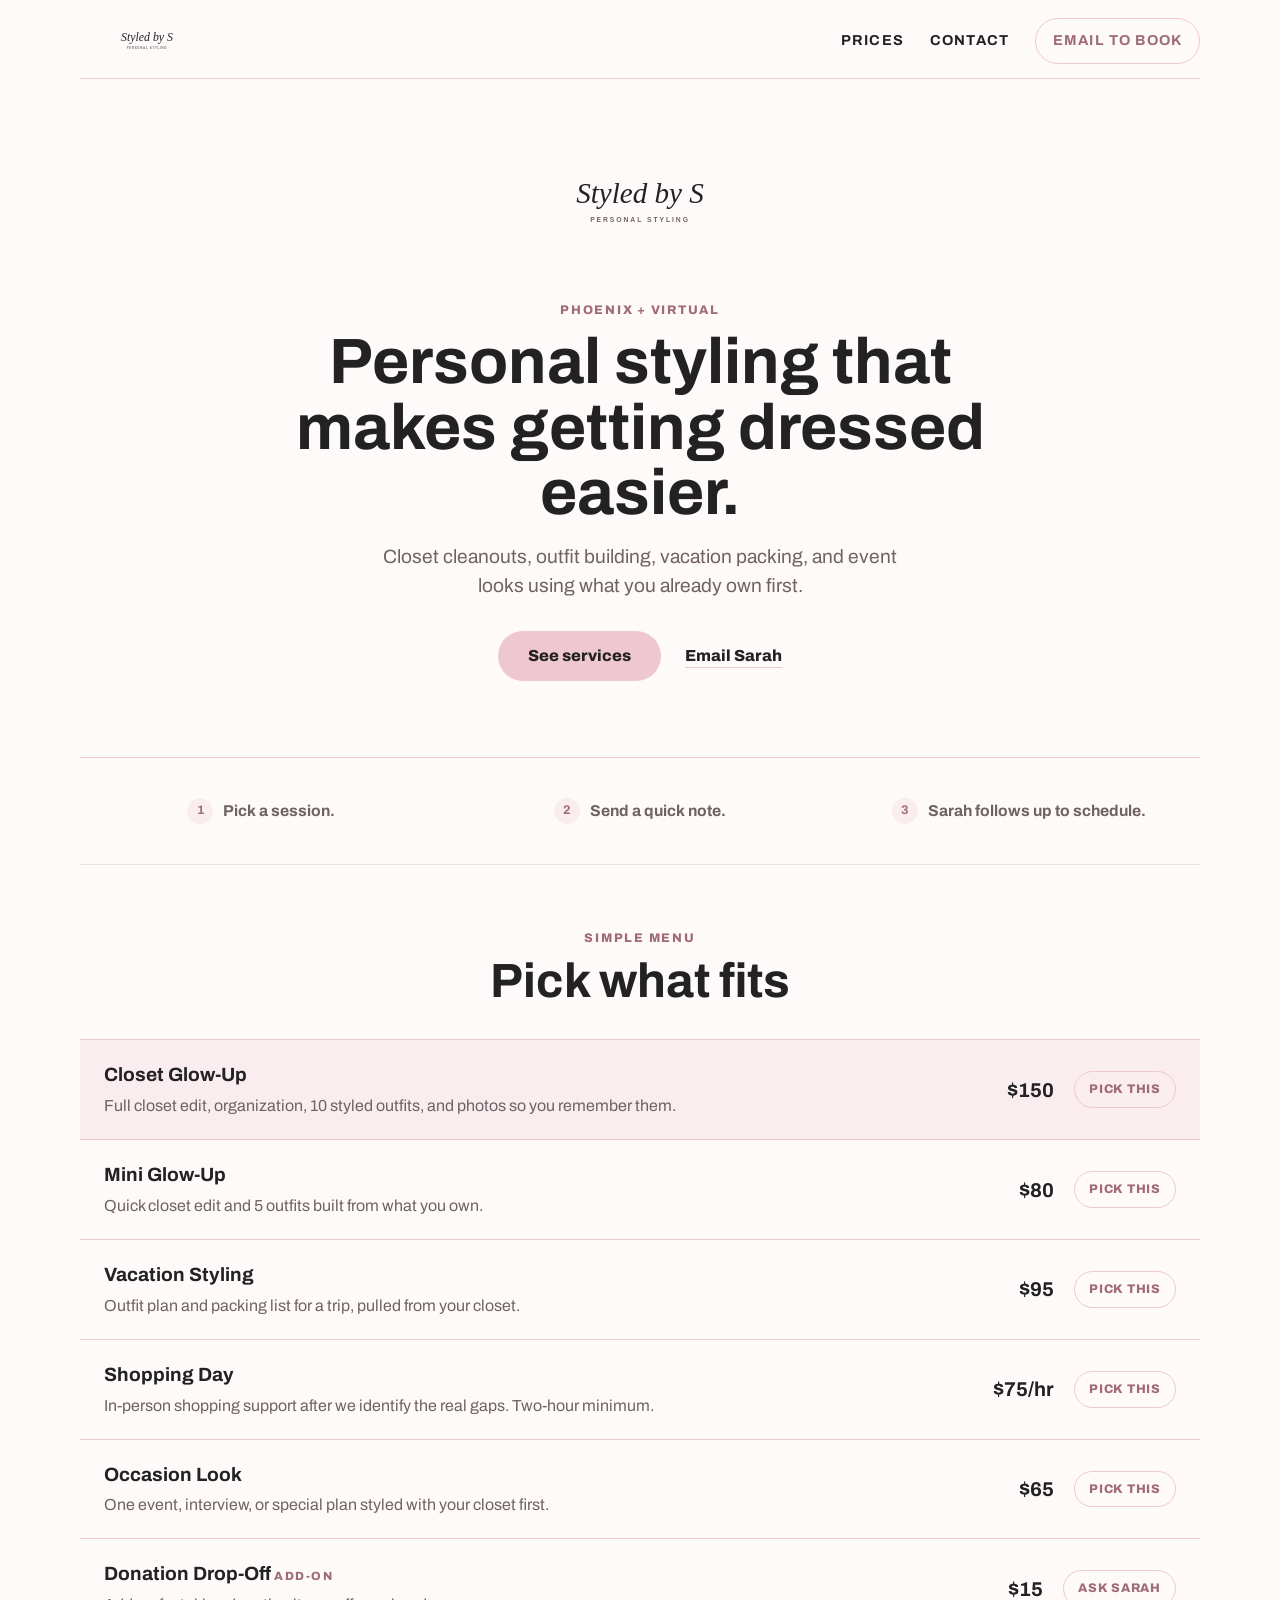
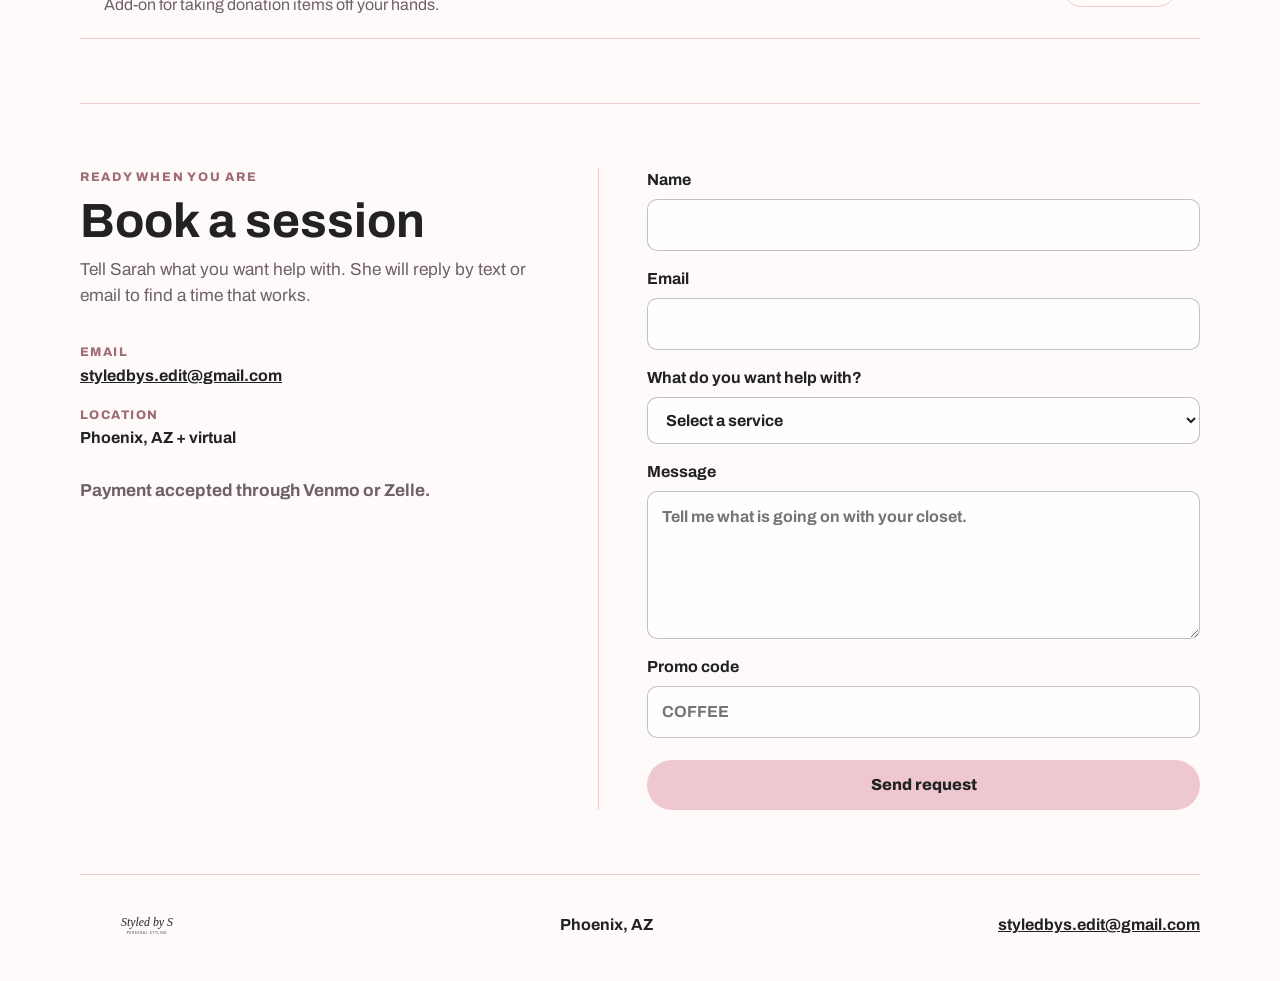
<file: index.html>
<!doctype html>
<html lang="en">
  <head>
    <meta charset="utf-8">
    <meta name="viewport" content="width=device-width, initial-scale=1">
    <meta name="description" content="Styled by S offers closet cleanouts, outfit building, and vacation or event styling in Phoenix and virtually.">
    <title>Styled by S | Personal Styling</title>
    <link rel="icon" href="assets/styled-by-s-mark.svg" type="image/svg+xml">
    <link rel="preconnect" href="https://fonts.googleapis.com">
    <link rel="preconnect" href="https://fonts.gstatic.com" crossorigin>
    <link href="https://fonts.googleapis.com/css2?family=Archivo:wght@400;600;700;800&display=swap" rel="stylesheet">
    <link rel="stylesheet" href="styles.css">
  </head>
  <body>
    <header class="site-header">
      <a class="brand" href="#top" aria-label="Styled by S home">
        <img src="assets/styled-by-s-logo.svg" alt="Styled by S">
      </a>
      <nav aria-label="Primary navigation">
        <a href="#prices">Prices</a>
        <a href="#contact">Contact</a>
        <a class="nav-button" href="mailto:styledbys.edit@gmail.com?subject=Styled%20by%20S%20booking%20request">Email to book</a>
      </nav>
    </header>

    <main id="top">
      <section class="hero" aria-labelledby="hero-title">
        <img class="hero-logo" src="assets/styled-by-s-logo.svg" alt="Styled by S logo">
        <p class="eyebrow">Phoenix + virtual</p>
        <h1 id="hero-title">Personal styling that makes getting dressed easier.</h1>
        <p class="hero-copy">
          Closet cleanouts, outfit building, vacation packing, and event looks using
          what you already own first.
        </p>
        <div class="hero-actions">
          <a class="button" href="#prices">See services</a>
          <a class="text-link" href="mailto:styledbys.edit@gmail.com?subject=Styled%20by%20S%20booking%20request">Email Sarah</a>
        </div>
      </section>

      <section class="intro" aria-label="Quick overview">
        <div>
          <span>1</span>
          <p>Pick a session.</p>
        </div>
        <div>
          <span>2</span>
          <p>Send a quick note.</p>
        </div>
        <div>
          <span>3</span>
          <p>Sarah follows up to schedule.</p>
        </div>
      </section>

      <section class="prices" id="prices" aria-labelledby="prices-title">
        <div class="section-heading">
          <p class="eyebrow">Simple menu</p>
          <h2 id="prices-title">Pick what fits</h2>
        </div>

        <div class="price-list">
          <article class="price-row featured">
            <div>
              <h3>Closet Glow-Up</h3>
              <p>Full closet edit, organization, 10 styled outfits, and photos so you remember them.</p>
            </div>
            <strong>$150</strong>
            <a class="pick-link" href="#contact" data-service="Closet Glow-Up">Pick this</a>
          </article>

          <article class="price-row">
            <div>
              <h3>Mini Glow-Up</h3>
              <p>Quick closet edit and 5 outfits built from what you own.</p>
            </div>
            <strong>$80</strong>
            <a class="pick-link" href="#contact" data-service="Mini Glow-Up">Pick this</a>
          </article>

          <article class="price-row">
            <div>
              <h3>Vacation Styling</h3>
              <p>Outfit plan and packing list for a trip, pulled from your closet.</p>
            </div>
            <strong>$95</strong>
            <a class="pick-link" href="#contact" data-service="Vacation Styling">Pick this</a>
          </article>

          <article class="price-row">
            <div>
              <h3>Shopping Day</h3>
              <p>In-person shopping support after we identify the real gaps. Two-hour minimum.</p>
            </div>
            <strong>$75/hr</strong>
            <a class="pick-link" href="#contact" data-service="Shopping Day">Pick this</a>
          </article>

          <article class="price-row">
            <div>
              <h3>Occasion Look</h3>
              <p>One event, interview, or special plan styled with your closet first.</p>
            </div>
            <strong>$65</strong>
            <a class="pick-link" href="#contact" data-service="Occasion Look">Pick this</a>
          </article>

          <article class="price-row add-on">
            <div>
              <h3>Donation Drop-Off</h3>
              <p>Add-on for taking donation items off your hands.</p>
            </div>
            <strong>$15</strong>
            <a class="pick-link" href="#contact" data-service="Not sure yet">Ask Sarah</a>
          </article>
        </div>
      </section>

      <section class="contact" id="contact" aria-labelledby="contact-title">
        <div class="contact-copy">
          <p class="eyebrow">Ready when you are</p>
          <h2 id="contact-title">Book a session</h2>
          <p>
            Tell Sarah what you want help with. She will reply by text or email to find
            a time that works.
          </p>

          <dl class="contact-details">
            <div>
              <dt>Email</dt>
              <dd><a href="mailto:styledbys.edit@gmail.com">styledbys.edit@gmail.com</a></dd>
            </div>
            <div>
              <dt>Location</dt>
              <dd>Phoenix, AZ + virtual</dd>
            </div>
          </dl>
          <p class="tiny-note">Payment accepted through Venmo or Zelle.</p>
        </div>

        <form class="contact-form" action="https://formsubmit.co/styledbys.edit@gmail.com" method="POST">
          <input type="hidden" name="_subject" value="New Styled by S booking request">
          <input type="hidden" name="_captcha" value="false">
          <input type="hidden" name="source" id="source-field" value="website">

          <label>
            Name
            <input name="name" type="text" autocomplete="name" required>
          </label>

          <label>
            Email
            <input name="email" type="email" autocomplete="email" required>
          </label>

          <label>
            What do you want help with?
            <select name="service" required>
              <option value="">Select a service</option>
              <option>Closet Glow-Up</option>
              <option>Mini Glow-Up</option>
              <option>Vacation Styling</option>
              <option>Shopping Day</option>
              <option>Occasion Look</option>
              <option>Not sure yet</option>
            </select>
          </label>

          <label>
            Message
            <textarea name="message" rows="5" placeholder="Tell me what is going on with your closet."></textarea>
          </label>

          <label>
            Promo code
            <input name="promo_code" type="text" placeholder="COFFEE">
          </label>

          <button class="button" type="submit">Send request</button>
        </form>
      </section>
    </main>

    <footer class="site-footer">
      <img src="assets/styled-by-s-logo.svg" alt="Styled by S">
      <p>Phoenix, AZ</p>
      <a href="mailto:styledbys.edit@gmail.com">styledbys.edit@gmail.com</a>
    </footer>

    <script src="script.js"></script>
  </body>
</html>
</file>
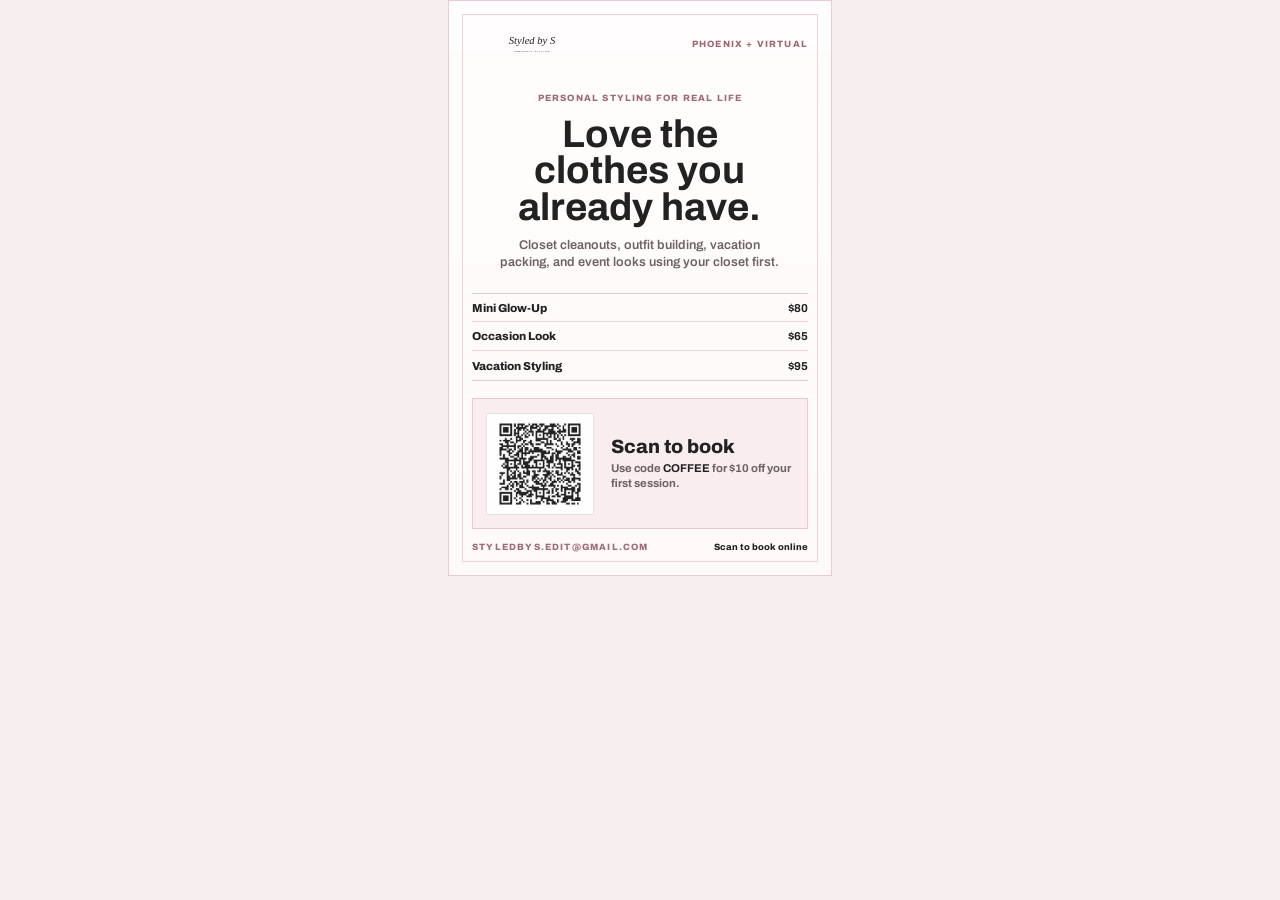
<file: flyer/postcard.html>
<!doctype html>
<html lang="en">
  <head>
    <meta charset="utf-8">
    <meta name="viewport" content="width=device-width, initial-scale=1">
    <title>Styled by S Coffee Shop Flyer</title>
    <link rel="preconnect" href="https://fonts.googleapis.com">
    <link rel="preconnect" href="https://fonts.gstatic.com" crossorigin>
    <link href="https://fonts.googleapis.com/css2?family=Archivo:wght@400;600;700;800&display=swap" rel="stylesheet">
    <link rel="stylesheet" href="postcard.css">
  </head>
  <body>
    <main class="postcard" aria-label="Styled by S postcard flyer">
      <section class="top">
        <img class="logo" src="../assets/styled-by-s-logo.svg" alt="Styled by S">
        <p class="kicker">Phoenix + virtual</p>
      </section>

      <section class="message">
        <p class="tiny">Personal styling for real life</p>
        <h1>Love the clothes you already have.</h1>
        <p class="subhead">
          Closet cleanouts, outfit building, vacation packing, and event looks
          using your closet first.
        </p>
      </section>

      <section class="menu" aria-label="Services">
        <div>
          <span>Mini Glow-Up</span>
          <strong>$80</strong>
        </div>
        <div>
          <span>Occasion Look</span>
          <strong>$65</strong>
        </div>
        <div>
          <span>Vacation Styling</span>
          <strong>$95</strong>
        </div>
      </section>

      <section class="scan">
        <div class="qr-wrap">
          <img src="styled-by-s-qr.png" alt="QR code to book Styled by S">
        </div>
        <div class="scan-copy">
          <p class="scan-title">Scan to book</p>
          <p>Use code <strong>COFFEE</strong> for $10 off your first session.</p>
        </div>
      </section>

      <footer>
        <p>styledbys.edit@gmail.com</p>
        <p>Scan to book online</p>
      </footer>
    </main>
  </body>
</html>
</file>
<file: styles.css>
:root {
  --ink: #222222;
  --paper: #fffafa;
  --paper-deep: #faedf0;
  --camel: #efc7d0;
  --camel-dark: #9f6b76;
  --red: #b56d7c;
  --line: rgba(34, 34, 34, 0.11);
  --white: #fffefe;
  --muted: #6f6264;
}

* {
  box-sizing: border-box;
}

html {
  scroll-behavior: smooth;
}

body {
  margin: 0;
  background: var(--paper);
  color: var(--ink);
  font-family: "Archivo", Arial, sans-serif;
  line-height: 1.5;
}

a {
  color: inherit;
}

.site-header,
.site-footer,
main {
  width: min(1120px, calc(100% - 40px));
  margin: 0 auto;
}

.site-header {
  display: flex;
  align-items: center;
  justify-content: space-between;
  gap: 24px;
  padding: 18px 0 14px;
  border-bottom: 1px solid var(--camel);
}

.brand img {
  display: block;
  width: 134px;
  height: 44px;
  object-fit: contain;
  object-position: left center;
}

nav {
  display: flex;
  align-items: center;
  gap: 26px;
  font-size: 0.9rem;
  font-weight: 700;
  text-transform: uppercase;
  letter-spacing: 0.08em;
}

nav a {
  text-decoration: none;
}

.nav-button {
  border: 1px solid var(--camel);
  border-radius: 999px;
  padding: 11px 17px;
  color: var(--camel-dark);
}

.hero {
  min-height: 520px;
  display: grid;
  place-items: center;
  text-align: center;
  padding: 70px 0 58px;
  border-bottom: 1px solid var(--camel);
}

.hero > * {
  margin-left: auto;
  margin-right: auto;
}

.hero-logo {
  width: min(330px, 78vw);
  height: 108px;
  object-fit: contain;
  margin-bottom: 44px;
}

.eyebrow {
  margin: 0 0 10px;
  color: var(--camel-dark);
  font-size: 0.78rem;
  font-weight: 800;
  letter-spacing: 0.14em;
  text-transform: uppercase;
}

h1,
h2,
h3,
p {
  margin-top: 0;
}

h1 {
  max-width: 720px;
  margin-bottom: 18px;
  font-size: clamp(2.05rem, 5vw, 4rem);
  line-height: 1.02;
  letter-spacing: 0;
}

.hero-copy {
  max-width: 560px;
  margin-bottom: 30px;
  color: var(--muted);
  font-size: clamp(1rem, 2vw, 1.2rem);
}

.hero-actions {
  display: flex;
  align-items: center;
  justify-content: center;
  flex-wrap: wrap;
  gap: 24px;
  margin-bottom: 18px;
}

.button {
  display: inline-flex;
  align-items: center;
  justify-content: center;
  min-height: 50px;
  border: 0;
  border-radius: 999px;
  padding: 13px 30px;
  background: var(--camel);
  color: var(--ink);
  font: inherit;
  font-weight: 800;
  text-decoration: none;
  cursor: pointer;
}

.button:hover,
.button:focus-visible {
  background: #eab8c4;
}

.text-link {
  font-weight: 800;
  text-decoration-color: var(--camel);
  text-underline-offset: 6px;
}

.promo {
  color: var(--camel-dark);
  font-weight: 800;
}

.intro {
  display: grid;
  grid-template-columns: repeat(3, minmax(0, 1fr));
  gap: 16px;
  padding: 26px 0;
  border-bottom: 1px solid var(--line);
}

.intro div {
  display: flex;
  align-items: center;
  justify-content: center;
  gap: 10px;
  min-height: 54px;
}

.intro span {
  display: inline-grid;
  width: 26px;
  height: 26px;
  place-items: center;
  border-radius: 50%;
  background: var(--paper-deep);
  color: var(--camel-dark);
  font-size: 0.78rem;
  font-weight: 700;
}

.intro p {
  margin: 0;
  color: var(--muted);
  font-size: 0.98rem;
  font-weight: 700;
}

.prices,
.contact {
  padding: 64px 0;
  border-bottom: 1px solid var(--camel);
}

.section-heading {
  text-align: center;
  margin-bottom: 34px;
}

h2 {
  margin-bottom: 12px;
  font-size: clamp(2rem, 4vw, 3rem);
  line-height: 1;
}

.price-list {
  border-top: 1px solid var(--camel);
}

.price-row {
  display: grid;
  grid-template-columns: minmax(0, 1fr) auto auto;
  gap: 20px;
  align-items: center;
  padding: 21px 24px;
  border-bottom: 1px solid var(--camel);
}

.price-row.featured {
  background: var(--paper-deep);
}

.price-row h3 {
  margin-bottom: 4px;
  font-size: 1.2rem;
}

.price-row p {
  max-width: 700px;
  margin: 0;
  color: var(--muted);
}

.price-row strong {
  font-size: 1.25rem;
  white-space: nowrap;
}

.pick-link {
  justify-self: end;
  border: 1px solid var(--camel);
  border-radius: 999px;
  padding: 8px 14px;
  color: var(--camel-dark);
  font-size: 0.78rem;
  font-weight: 800;
  letter-spacing: 0.06em;
  text-decoration: none;
  text-transform: uppercase;
  white-space: nowrap;
}

.pick-link:hover,
.pick-link:focus-visible {
  background: var(--paper-deep);
}

.add-on h3::after {
  content: " add-on";
  color: var(--camel-dark);
  font-size: 0.74rem;
  font-weight: 800;
  letter-spacing: 0.12em;
  text-transform: uppercase;
}

.contact {
  display: grid;
  grid-template-columns: 0.86fr 1.14fr;
  gap: 64px;
  align-items: start;
}

.contact-copy > p:not(.eyebrow) {
  max-width: 450px;
  color: var(--muted);
  font-size: 1.08rem;
}

.contact-details {
  display: grid;
  gap: 18px;
  margin: 34px 0 0;
}

.contact-details div {
  display: grid;
  gap: 2px;
}

dt {
  color: var(--camel-dark);
  font-size: 0.78rem;
  font-weight: 800;
  letter-spacing: 0.12em;
  text-transform: uppercase;
}

dd {
  margin: 0;
  font-weight: 700;
}

.tiny-note {
  margin-top: 28px;
  color: var(--muted);
  font-size: 0.95rem;
  font-weight: 700;
}

.contact-form {
  display: grid;
  gap: 16px;
  padding-left: 48px;
  border-left: 1px solid var(--camel);
}

label {
  display: grid;
  gap: 7px;
  font-weight: 700;
}

input,
select,
textarea {
  width: 100%;
  border: 1px solid rgba(34, 34, 34, 0.28);
  border-radius: 10px;
  padding: 13px 14px;
  background: var(--white);
  color: var(--ink);
  font: inherit;
}

textarea {
  resize: vertical;
}

.contact-form .button {
  width: 100%;
  margin-top: 6px;
}

.site-footer {
  display: flex;
  align-items: center;
  justify-content: space-between;
  gap: 20px;
  padding: 28px 0 34px;
  font-weight: 700;
}

.site-footer img {
  width: 134px;
  height: 44px;
  object-fit: contain;
  object-position: left center;
}

.site-footer p {
  margin: 0;
}

@media (max-width: 760px) {
  .site-header,
  .site-footer,
  main {
    width: min(100% - 28px, 1120px);
  }

  .site-header {
    align-items: flex-start;
  }

  nav {
    justify-content: flex-end;
    gap: 14px;
    font-size: 0.78rem;
  }

  nav a:not(.nav-button) {
    display: none;
  }

  .brand img {
    width: 118px;
    height: 40px;
  }

  .hero {
    min-height: 500px;
    padding: 50px 0;
  }

  .hero-logo {
    width: min(280px, 78vw);
    height: 92px;
  }

  .hero-actions {
    gap: 18px;
  }

  .button {
    width: 100%;
  }

  .intro {
    grid-template-columns: 1fr;
    gap: 4px;
    padding: 20px 0;
  }

  .intro div {
    justify-content: flex-start;
  }

  .price-row {
    grid-template-columns: 1fr;
    gap: 10px;
    padding: 20px 16px;
  }

  .pick-link {
    justify-self: stretch;
    text-align: center;
  }

  .contact {
    grid-template-columns: 1fr;
    gap: 34px;
    padding: 58px 0;
  }

  .contact-form {
    padding-left: 0;
    border-left: 0;
  }

  .site-footer {
    align-items: flex-start;
    flex-direction: column;
  }
}
</file>
<file: flyer/postcard.css>
@page {
  size: 4in 6in;
  margin: 0;
}

:root {
  --ink: #222222;
  --paper: #fffafa;
  --soft: #faedf0;
  --pink: #efc7d0;
  --pink-dark: #9f6b76;
  --white: #fffefe;
}

* {
  box-sizing: border-box;
}

html,
body {
  width: 100%;
  min-height: 100%;
  margin: 0;
}

body {
  display: grid;
  place-items: center;
  background: #f6eeee;
  color: var(--ink);
  font-family: "Archivo", Arial, sans-serif;
}

.postcard {
  position: relative;
  display: flex;
  flex-direction: column;
  width: 4in;
  height: 6in;
  overflow: hidden;
  padding: 0.24in;
  background:
    linear-gradient(180deg, rgba(255, 255, 255, 0.55), rgba(255, 255, 255, 0)),
    var(--paper);
  border: 1px solid rgba(239, 199, 208, 0.95);
}

.postcard::before {
  content: "";
  position: absolute;
  inset: 0.14in;
  border: 1px solid rgba(239, 199, 208, 0.8);
  pointer-events: none;
}

.top,
footer {
  position: relative;
  z-index: 1;
  display: flex;
  align-items: center;
  justify-content: space-between;
  gap: 0.15in;
}

.logo {
  width: 1.25in;
  height: 0.42in;
  object-fit: contain;
  object-position: left center;
}

.kicker,
.tiny,
footer p {
  margin: 0;
  color: var(--pink-dark);
  font-size: 0.095in;
  font-weight: 800;
  letter-spacing: 0.13em;
  text-transform: uppercase;
}

.message {
  position: relative;
  z-index: 1;
  padding-top: 0.3in;
  text-align: center;
}

.tiny {
  margin-bottom: 0.13in;
}

h1 {
  max-width: 3.05in;
  margin: 0 auto 0.12in;
  font-size: 0.4in;
  line-height: 0.95;
  letter-spacing: 0;
}

.subhead {
  max-width: 2.98in;
  margin: 0 auto;
  color: #6f6264;
  font-size: 0.132in;
  font-weight: 600;
  line-height: 1.38;
}

.menu {
  position: relative;
  z-index: 1;
  display: grid;
  gap: 0;
  margin: 0.22in 0 0.18in;
  border-top: 1px solid var(--pink);
  border-bottom: 1px solid var(--pink);
}

.menu div {
  display: flex;
  align-items: center;
  justify-content: space-between;
  gap: 0.12in;
  min-height: 0.3in;
  border-bottom: 1px solid rgba(239, 199, 208, 0.75);
  font-size: 0.12in;
  font-weight: 800;
}

.menu div:last-child {
  border-bottom: 0;
}

.menu strong {
  white-space: nowrap;
}

.scan {
  position: relative;
  z-index: 1;
  margin-top: auto;
  display: grid;
  grid-template-columns: 1.12in 1fr;
  align-items: center;
  gap: 0.18in;
  align-self: end;
  padding: 0.14in;
  background: var(--soft);
  border: 1px solid var(--pink);
}

.qr-wrap {
  display: grid;
  place-items: center;
  padding: 0.06in;
  background: var(--white);
  border: 1px solid rgba(34, 34, 34, 0.12);
}

.qr-wrap img {
  width: 0.92in;
  height: 0.92in;
  display: block;
}

.scan-copy p {
  margin: 0;
}

.scan-title {
  margin-bottom: 0.05in !important;
  font-size: 0.2in;
  font-weight: 800;
  line-height: 1;
}

.scan-copy p:not(.scan-title) {
  color: #6f6264;
  font-size: 0.118in;
  font-weight: 700;
  line-height: 1.32;
}

.scan-copy strong {
  color: var(--ink);
}

footer {
  padding-top: 0.14in;
}

footer p:last-child {
  color: var(--ink);
  text-transform: none;
  letter-spacing: 0;
}
</file>
